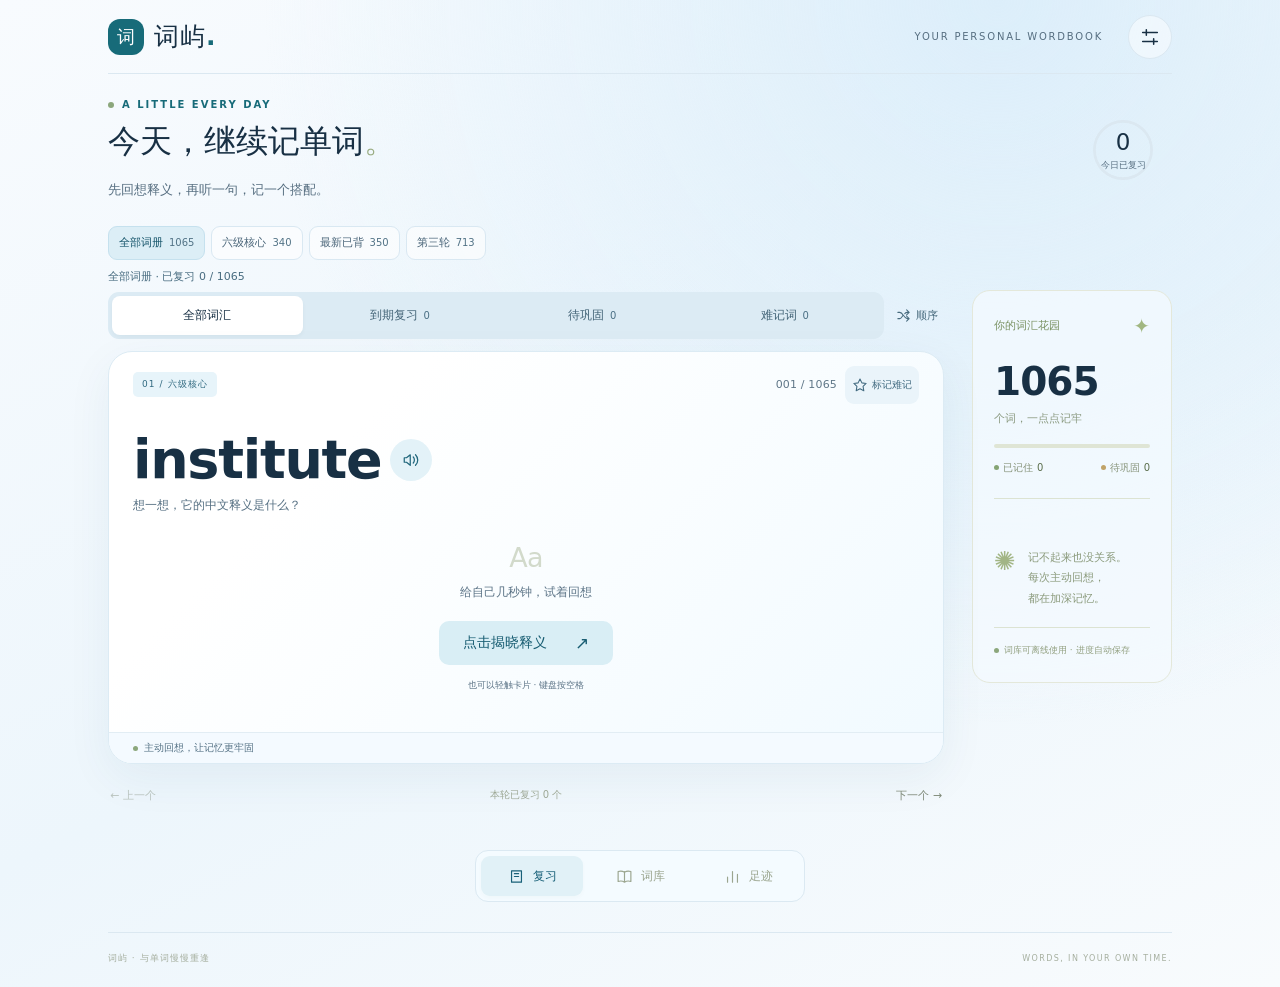
<file: index.html>
<!doctype html>
<html lang="zh-CN">
<head>
  <meta charset="utf-8"><meta name="viewport" content="width=device-width, initial-scale=1, viewport-fit=cover">
  <meta name="theme-color" content="#eff7fc"><meta name="apple-mobile-web-app-capable" content="yes"><meta name="apple-mobile-web-app-status-bar-style" content="default">
  <meta name="description" content="回想释义、听例句、记搭配，按自己的节奏复习。">
  <title>词屿 · 单词复习</title><link rel="manifest" href="manifest.webmanifest"><link rel="icon" href="icon.svg" type="image/svg+xml"><link rel="apple-touch-icon" href="icon-192.png"><link rel="stylesheet" href="styles.css"><link rel="stylesheet" href="refresh.css">
</head>
<body>
  <div class="app-shell">
    <header class="topbar"><a class="brand" href="#review" aria-label="词屿首页"><span class="brand-symbol">词</span><span>词屿<span class="brand-dot">.</span></span></a><div class="top-right"><span class="edition">YOUR PERSONAL WORDBOOK</span><button class="icon-button" id="settings-button" aria-label="设置"><svg viewBox="0 0 24 24"><path d="M4 7h16M4 17h16M8 4v6M16 14v6"/></svg></button></div></header>
    <main>
      <section id="review-view" class="view">
        <div class="intro"><div><p class="eyebrow"><span class="live-dot"></span> A LITTLE EVERY DAY</p><h1>今天，继续记单词<span>。</span></h1><p class="intro-copy">先回想释义，再听一句，记一个搭配。</p></div><div class="daily-ring"><svg viewBox="0 0 88 88"><circle cx="44" cy="44" r="37"/><circle id="daily-ring-progress" cx="44" cy="44" r="37"/></svg><span><strong id="daily-count">0</strong><small>今日已复习</small></span></div></div>
        <div class="workspace">
          <div class="study-column"><div class="book-select"><button data-part="all" class="active"><span>全部词册</span><b>690</b></button><button data-part="1"><span><i>01</i>六级核心</span><b>340</b></button><button data-part="2"><span><i>02</i>最新已背</span><b>350</b></button><button data-part="3"><span><i>03</i>第三轮</span><b id="round-three-count"></b></button></div>
            <p id="selected-book-progress" class="selected-book-progress"></p><div class="study-toolbar"><div class="segmented" id="mode-buttons" aria-label="复习模式"><button data-mode="all" class="selected">全部词汇</button><button data-mode="due">到期复习 <span id="due-count">0</span></button><button data-mode="difficult">待巩固 <span id="difficult-count">0</span></button><button data-mode="starred">难记词 <span id="starred-count">0</span></button></div><button class="shuffle-button" id="shuffle" title="切换随机顺序"><svg viewBox="0 0 24 24"><path d="m17 3 4 4-4 4M3 7h3c5 0 7 10 12 10h3m-4-4 4 4-4 4M3 17h3c2 0 3-2 5-5m3-3c1-1 2-2 4-2h3"/></svg><span>顺序</span></button></div>
            <article class="flashcard" id="flashcard" tabindex="0" role="button" aria-label="点击揭晓释义" aria-expanded="false">
              <div class="card-top"><span id="source-badge" class="source-badge">PART 01 · 六级核心</span><div class="card-controls"><span id="word-position" class="word-position"></span><button id="star" class="star-button" aria-label="标记为难记词" aria-pressed="false"><svg viewBox="0 0 24 24"><path d="m12 3 2.8 5.8 6.4.9-4.6 4.5 1.1 6.4-5.7-3-5.7 3 1.1-6.4L2.8 9.7l6.4-.9L12 3Z"/></svg><span id="star-text">标记难记</span></button></div></div>
              <div class="word-block"><div class="word-line"><h2 id="word">institute</h2><button id="pronounce" class="audio-button" aria-label="朗读单词"><svg viewBox="0 0 24 24"><path d="M11 5 6 9H3v6h3l5 4V5Zm4 3c2 2 2 6 0 8m3-11c4 4 4 10 0 14"/></svg></button></div><p id="pronunciation-label">想一想，它的中文释义是什么？</p></div>
              <div id="hidden-prompt" class="hidden-prompt"><span class="recall-mark">Aa</span><p>给自己几秒钟，试着回想</p><button id="reveal" class="reveal-button">点击揭晓释义 <span>↗</span></button><small class="keyboard-hint">也可以轻触卡片 · 键盘按空格</small></div>
              <div id="answer" class="answer" hidden><p id="meaning" class="meaning"></p><section id="example-block" class="example-block" aria-label="双语例句">
                <div class="example-top"><p class="section-label">情境例句</p><button id="speak-example" class="audio-button sentence-audio" aria-label="朗读例句"><svg viewBox="0 0 24 24"><path d="M11 5 6 9H3v6h3l5 4V5Zm4 3c2 2 2 6 0 8m3-11c4 4 4 10 0 14"/></svg></button></div>
                <p id="example-en" lang="en"></p><p id="example-zh"></p><a id="example-credit" hidden target="_blank" rel="noopener noreferrer">例句出处</a>
              </section><div class="usage-card"><div class="usage-tabs" aria-label="用法笔记"><button type="button" data-usage="phrase" aria-pressed="true">词组搭配</button><button type="button" data-usage="roots" aria-pressed="false">词根与派生</button></div><div id="phrase-block" class="phrase-block"><p id="phrase"></p><small id="phrase-zh"></small></div><div id="roots-panel" hidden><p id="correction" class="correction" hidden></p><div class="root-block"><p class="section-label"><span>词根 · 构词提示</span><span id="root-tag" class="root-tag"></span></p><p id="root-note"></p></div><div class="family-block"><p class="section-label">同根词 · 派生词 <span class="soft-label">轻触听读</span></p><div id="family" class="family-list"></div></div></div></div><details class="source-details"><summary>查看词条出处</summary><p id="source-detail"></p><p id="original-meaning"></p></details></div>
              <div class="card-bottom"><span><span class="tiny-dot"></span> <span id="card-status">主动回想，让记忆更牢固</span></span></div>
            </article>
            <div id="grade-actions" class="grade-actions" hidden><button data-grade="again" class="grade-again"><span>↻</span><strong>没想起来</strong><small>10 分钟后复习</small></button><button data-grade="hard" class="grade-hard"><span>≈</span><strong>有点模糊</strong><small>明天再见</small></button><button data-grade="good" class="grade-good"><span>✓</span><strong>记住了</strong><small id="good-interval">3 天后再见</small></button></div>
            <button id="return-review" class="text-button" hidden>← 返回未完成复习</button>
            <div class="study-footer"><button id="previous" class="text-button">← 上一个</button><span id="session-count">本轮已复习 0 个</span><button id="next" class="text-button">下一个 →</button></div>
            <div id="empty-state" class="empty-state" hidden><span>✧</span><h2>这里暂时没有单词</h2><p id="empty-copy"></p><button id="empty-all" class="primary-button">复习全部词汇</button></div>
          </div>
          <aside class="side-panel"><div class="mini-heading"><span>你的词汇花园</span><span>✦</span></div><p class="garden-number"><strong id="word-total"></strong><span>个词，一点点记牢</span></p><div class="garden-progress"><span id="mastery-bar"></span></div><div class="garden-stats"><span><i class="stat-dot green"></i>已记住 <b id="mastered-count">0</b></span><span><i class="stat-dot amber"></i>待巩固 <b id="weak-count">0</b></span></div><div class="side-divider"></div><div class="little-note"><span>✺</span><p>记不起来也没关系。<br>每次主动回想，<br>都在加深记忆。</p></div><div id="offline-indicator" class="offline-indicator"><span class="tiny-dot"></span>进度自动保存在这台设备</div></aside>
        </div>
      </section>
      <section id="library-view" class="view" hidden><div class="page-intro"><p class="eyebrow">YOUR WORD COLLECTION</p><h1>每一个词，都有来处<span>。</span></h1><p class="intro-copy">搜索英文、中文或词根，也可以回看你的收藏。</p></div><div class="search-bar"><svg viewBox="0 0 24 24"><circle cx="10.5" cy="10.5" r="6.5"/><path d="m16 16 5 5"/></svg><input id="search" placeholder="搜索单词、释义、词根…" aria-label="搜索词库" autocomplete="off"><span id="result-count">690 词</span></div><div class="library-filters"><button data-filter="all" class="active">全部</button><button data-filter="1">核心 340</button><button data-filter="2">已背 350</button><button data-filter="3">第三轮</button><button data-filter="starred">难记词</button><button data-filter="weak">待巩固</button></div><div id="word-list" class="word-list"></div><p class="library-footnote">词库来自你的两份 PDF 和第三轮截图。重合的词共用复习记录。</p></section>
      <section id="progress-view" class="view" hidden><div class="page-intro"><p class="eyebrow">SMALL STEPS, REAL PROGRESS</p><h1>你走过的每一步，都算数<span>。</span></h1><p class="intro-copy">不用赶进度，记牢比看完更重要。</p></div><div class="progress-detail study-time-card"><div><p class="section-label">今日学习时长</p><strong id="today-study-time">0 分 00 秒</strong><p id="study-timer-status">计时已暂停</p></div><span class="time-flower">✺</span></div><div id="progress-stats" class="progress-grid"></div><section class="progress-detail"><h2>各词册进度</h2><div id="book-progress"></div><p class="book-progress-note">同一个词出现在多本词册时，复习结果会同时更新。</p></section><div class="progress-detail"><h2>最近 7 天</h2><div id="week-chart" class="week-chart"></div></div><div class="progress-detail"><h2>最近 7 天 · 学习时长</h2><div id="time-week-chart" class="week-chart"></div><p class="time-help">复习和浏览词库时自动计时；切到后台、查看足迹或设置时暂停。连续 2 分钟没有操作会暂停，触碰或滚动后继续。</p><details class="time-history"><summary>每日时长记录 · 累计 <span id="study-total">0 分 00 秒</span></summary><div id="time-history"></div></details><small>从升级后开始记录；旧版未记录的学习时间无法补算。</small></div><div class="progress-detail"><h2>让进度跟着你走</h2><p>进度保存在当前设备的浏览器中。换到 iPad 时，可以导出一份备份，再到 iPad 导入。</p><div class="backup-actions"><button id="export-progress" class="primary-button">导出进度</button><label class="secondary-button" for="import-progress">导入进度</label><input id="import-progress" type="file" accept="application/json,.json" hidden></div><small>导入会合并进度和学习时长；同词保留较新的记录，同一天时长取较大值，避免重复导入累计。</small></div></section>
    </main>
    <nav class="bottom-nav" aria-label="主要导航"><button data-view="review" class="active"><svg viewBox="0 0 24 24"><path d="M5 4h14v16H5zM9 8h6m-6 4h6"/></svg><span>复习</span></button><button data-view="library"><svg viewBox="0 0 24 24"><path d="M12 5v15M3 5c3-1 6-1 9 1 3-2 6-2 9-1v14c-3-1-6-1-9 1-3-2-6-2-9-1V5Z"/></svg><span>词库</span></button><button data-view="progress"><svg viewBox="0 0 24 24"><path d="M5 20v-7m7 7V5m7 15V9"/></svg><span>足迹</span></button></nav>
    <footer class="site-footer">词屿 · 与单词慢慢重逢 <span>WORDS, IN YOUR OWN TIME.</span></footer>
  </div>
  <dialog id="settings-dialog"><div class="dialog-head"><div><p class="eyebrow">MAKE IT YOURS</p><h2>按你的节奏</h2></div><button id="close-settings" class="icon-button" aria-label="关闭设置">✕</button></div><div class="setting-row"><div><strong>揭晓时自动朗读</strong><p>点击释义后，听一遍英文发音</p></div><input id="auto-speak" type="checkbox" class="switch" aria-label="揭晓时自动朗读"></div><div class="setting-row"><div><strong>朗读速度</strong><p>美式英语 · 可以随时重听</p></div><select id="speech-rate" aria-label="朗读速度"><option value="0.8">慢速</option><option value="1">正常</option><option value="1.15">稍快</option></select></div><div class="setting-row"><div><strong>每日小目标</strong><p>只计入已完成自评的单词</p></div><select id="daily-goal" aria-label="每日目标"><option value="10">10 词</option><option value="20">20 词</option><option value="30">30 词</option><option value="50">50 词</option></select></div><div class="install-guide"><h3>放到手机主屏幕</h3><p>iPhone / iPad：用 Safari 打开此链接 → 分享 → 添加到主屏幕。</p><p>安卓：在浏览器菜单中选择“安装应用”或“添加到主屏幕”。</p><button id="install-app" class="secondary-button" hidden>安装词屿</button></div><div class="install-guide"><h3>随时离线复习</h3><p>页面会缓存词库。点下面的按钮，下载全部单词和例句音频，下载完成后断网也能听。已下载过旧版音频的用户，点击下方按钮即可补齐新版例句。</p><button id="download-audio" class="primary-button">下载离线发音</button><p id="download-status" role="status"></p></div><details class="about-details"><summary>词库与使用说明</summary><p>核心 340 词、已背 350 词和第三轮词册。重合单词共用一条记录。第一份 PDF 中的 legat 已按原释义纠正为 legal。截断释义已补全；词根提示结合历史词源和现代构词，不能拆解的词明确按整体记忆。原文件中机械生成的搭配不作为推荐例句展示。</p><p>间隔复习：没想起来的词会在满 10 分钟后加入到期复习；也可以在“待巩固”中主动提前练习。切换模式或词册会保留未完成的复习位置；模糊的词隔 1 天再复习；记住的词依次间隔 3、7、14、30、60 天。只有到期时再次记住才延长间隔。离线记录保存在本设备，不会自动同步。</p><p>旧词音频为有道美式读音；新增单词和例句使用合成语音。部分派生词使用设备英文语音。个人学习使用。需要在 Safari 或 Chrome 中打开，应用内浏览器可能限制播放或安装。</p></details></dialog>
  <div id="toast" class="toast" role="status" aria-live="polite"></div><script src="words.js"></script><script src="study-time.js"></script><script src="audio-index.js?v=112"></script><script src="web-media.js?v=112"></script><script src="app.js"></script>
</body>
</html>
</file>
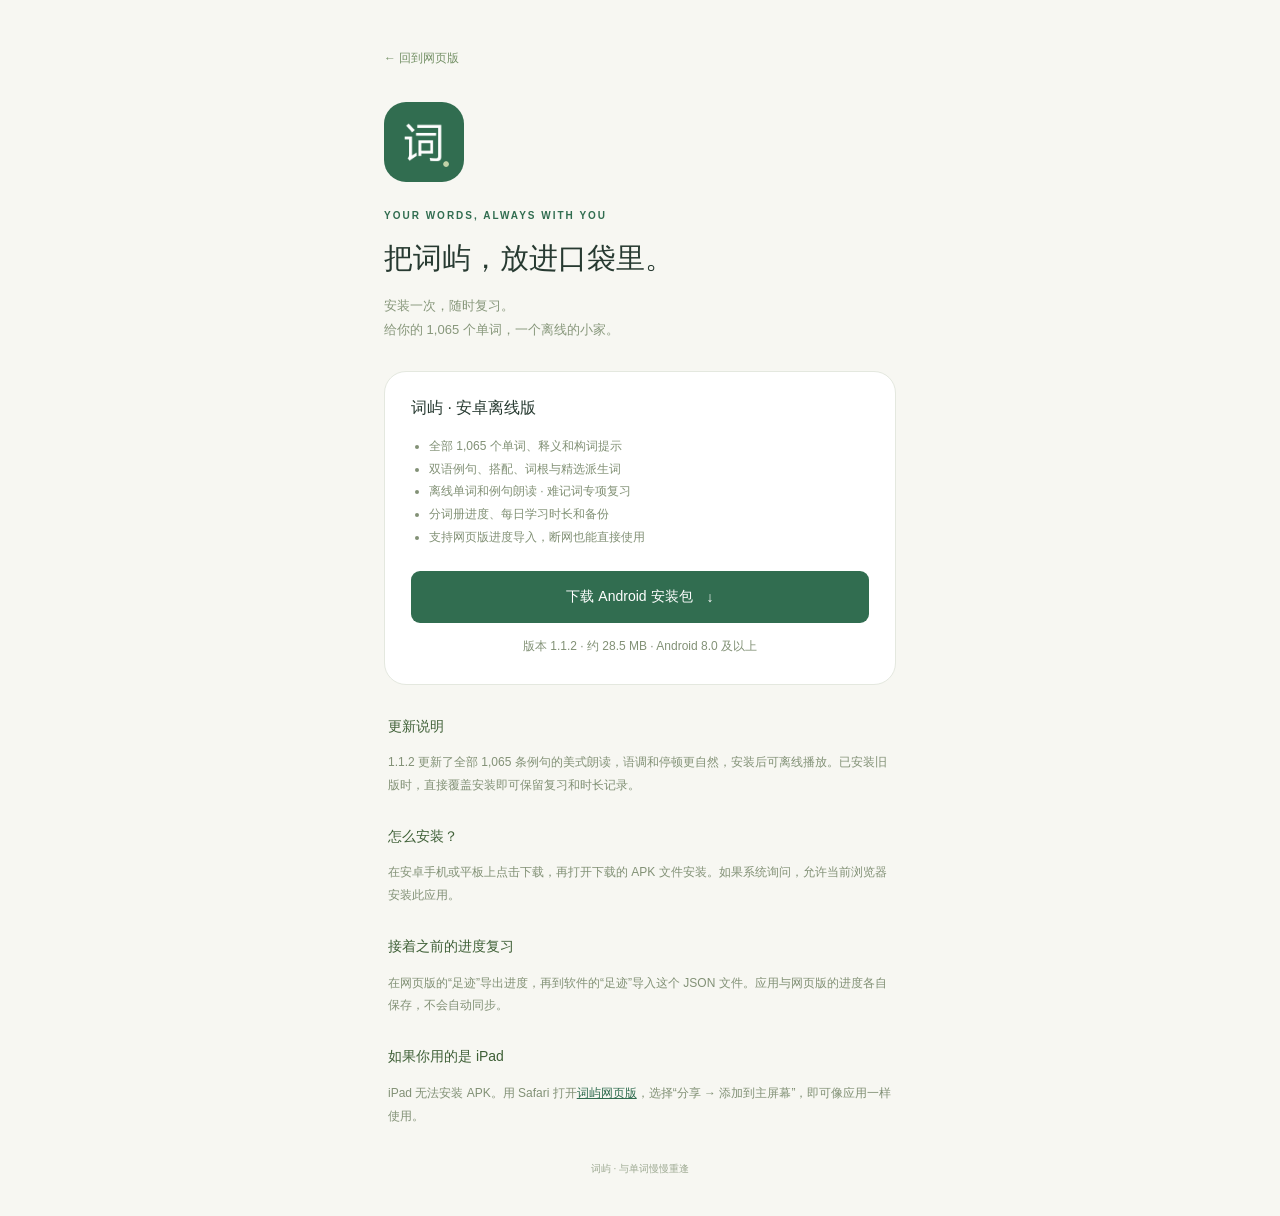
<file: download.html>
<!doctype html>
<html lang="zh-CN"><head><meta charset="utf-8"><meta name="viewport" content="width=device-width,initial-scale=1,viewport-fit=cover"><meta name="theme-color" content="#f7f7f2"><title>下载词屿 · 安卓离线版</title><link rel="icon" href="icon.svg"><link rel="stylesheet" href="styles.css"><style>.download-page{max-width:560px;margin:0 auto;padding:48px 24px calc(40px + env(safe-area-inset-bottom))}.app-icon{width:80px;height:80px;border-radius:22px;margin:35px 0 24px}.download-page h1{font-size:29px;line-height:1.5;font-weight:600;margin:0 0 12px}.download-page .tagline{color:#87977b;line-height:1.9;font-size:13px}.download-box{background:white;border:1px solid #e4e8df;border-radius:22px;padding:26px;margin:28px 0}.download-box h2{font-size:16px;font-weight:500;margin:0 0 16px}.download-box p,.download-box li{font-size:12px;line-height:1.9;color:#829176}.download-box ul{padding-left:18px;margin:0 0 22px}.download-cta{width:100%;font-size:14px;min-height:52px;gap:14px}.release-info{text-align:center;font-size:10px;color:#9aa58e;margin:12px 0 0}.download-guide{font-size:12px;line-height:1.9;color:#829176;padding:0 4px}.download-guide h2{font-size:14px;font-weight:500;color:#3f6037;margin-top:26px}.back-link{font-size:12px;color:#769268}.download-page footer{font-size:10px;text-align:center;color:#9fab94;margin-top:35px}</style></head>
<body><main class="download-page"><a class="back-link" href="./">← 回到网页版</a><br><img class="app-icon" src="icon-192.png" alt="词屿图标"><p class="eyebrow">YOUR WORDS, ALWAYS WITH YOU</p><h1>把词屿，放进口袋里。</h1><p class="tagline">安装一次，随时复习。<br>给你的 1,065 个单词，一个离线的小家。</p><section class="download-box"><h2>词屿 · 安卓离线版</h2><ul><li>全部 1,065 个单词、释义和构词提示</li><li>双语例句、搭配、词根与精选派生词</li><li>离线单词和例句朗读 · 难记词专项复习</li><li>分词册进度、每日学习时长和备份</li><li>支持网页版进度导入，断网也能直接使用</li></ul><a class="primary-button download-cta" href="https://github.com/ATopos-svg/ciyu-cet-690/releases/download/android-v1.1.2/ciyu-1.1.2.apk">下载 Android 安装包 <span>↓</span></a><p class="release-info">版本 1.1.2 · 约 28.5 MB · Android 8.0 及以上</p></section><section class="download-guide"><h2>更新说明</h2><p>1.1.2 更新了全部 1,065 条例句的美式朗读，语调和停顿更自然，安装后可离线播放。已安装旧版时，直接覆盖安装即可保留复习和时长记录。</p><h2>怎么安装？</h2><p>在安卓手机或平板上点击下载，再打开下载的 APK 文件安装。如果系统询问，允许当前浏览器安装此应用。</p><h2>接着之前的进度复习</h2><p>在网页版的“足迹”导出进度，再到软件的“足迹”导入这个 JSON 文件。应用与网页版的进度各自保存，不会自动同步。</p><h2>如果你用的是 iPad</h2><p>iPad 无法安装 APK。用 Safari 打开<a href="./" style="color:#316d50;text-decoration:underline">词屿网页版</a>，选择“分享 → 添加到主屏幕”，即可像应用一样使用。</p></section><footer>词屿 · 与单词慢慢重逢</footer></main></body></html>
</file>
<file: styles.css>
@charset "UTF-8";
:root{--bg:#f7f7f2;--paper:#fff;--ink:#273a31;--muted:#859087;--line:#e4e8df;--green:#316d50;--pale:#edf3e8;--accent:#c1d2a8;--amber:#b6864b;--radius:24px;font-family:-apple-system,BlinkMacSystemFont,"Segoe UI","PingFang SC","Microsoft YaHei",sans-serif;color:var(--ink);background:var(--bg);font-synthesis:none}
*{box-sizing:border-box}body{margin:0}button,input,select{font:inherit}button,a,label{-webkit-tap-highlight-color:transparent}button{cursor:pointer}button:disabled{cursor:default;opacity:.45}button{border:0;background:none;color:inherit}a{color:inherit;text-decoration:none}svg{width:22px;height:22px;fill:none;stroke:currentColor;stroke-width:1.65;stroke-linecap:round;stroke-linejoin:round}button:focus-visible,a:focus-visible,input:focus-visible,summary:focus-visible,article:focus-visible,label:focus-visible{outline:3px solid #7fa68b;outline-offset:4px}button{touch-action:manipulation}button,input,select{min-height:44px}[hidden]{display:none!important}.app-shell{max-width:1160px;margin:0 auto;padding:0 48px}.topbar{height:100px;display:flex;align-items:center;justify-content:space-between;border-bottom:1px solid var(--line)}.brand{display:flex;align-items:center;gap:10px;font-size:25px;font-weight:650;letter-spacing:1px}.brand-symbol{display:grid;place-items:center;background:var(--green);color:#fff;font-size:18px;width:36px;height:36px;border-radius:12px}.brand-dot{color:var(--green)}.top-right{display:flex;gap:25px;align-items:center}.edition{font-size:10px;letter-spacing:1.8px;color:var(--muted)}.icon-button{width:44px;height:44px;display:grid;place-items:center;border:1px solid var(--line);border-radius:50%;background:#ffffff75}.intro{display:flex;align-items:center;justify-content:space-between;padding:43px 0 36px}.eyebrow{font-size:10px;letter-spacing:2px;color:var(--green);font-weight:600;display:flex;align-items:center;gap:8px;margin:0 0 16px}.live-dot,.tiny-dot{display:inline-block;width:5px;height:5px;border-radius:50%;background:#8ca77c}.live-dot{width:6px;height:6px}.intro h1,.page-intro h1{font-size:31px;letter-spacing:.3px;font-weight:600;margin:0;line-height:1.6}.intro h1>span,.page-intro h1>span{color:#99ac82}.intro-copy{font-size:13px;color:var(--muted);margin:11px 0 0;line-height:1.8}.mobile-break{display:none}.daily-ring{position:relative;width:88px;height:88px;flex-shrink:0;margin-right:15px}.daily-ring svg{width:88px;height:88px;stroke-width:3.5;transform:rotate(-90deg);stroke:var(--line)}#daily-ring-progress{stroke:#87a56c;stroke-dasharray:232.48;stroke-dashoffset:232.48;transition:stroke-dashoffset .4s}.daily-ring>span{position:absolute;inset:0;display:flex;flex-direction:column;justify-content:center;align-items:center}.daily-ring strong{font-size:23px;font-weight:500}.daily-ring small{font-size:9px;color:var(--muted);margin-top:4px}.workspace{display:grid;grid-template-columns:minmax(0,1fr) 232px;gap:28px;align-items:start}.study-toolbar{display:flex;justify-content:space-between;align-items:center;gap:12px;margin-bottom:20px}.segmented{display:flex;background:#eceee7;border-radius:11px;padding:4px;gap:2px}.segmented button{min-height:36px;padding:5px 13px;font-size:12px;color:#7b887e;border-radius:8px;white-space:nowrap}.segmented button.selected{background:white;color:var(--ink);box-shadow:0 2px 4px #25392b0a}.segmented span{font-size:10px;color:#87997b;margin-left:4px}.shuffle-button{display:flex;gap:5px;align-items:center;font-size:11px;white-space:nowrap;color:#7c8b7e}.shuffle-button svg{width:15px;height:15px}.shuffle-button.shuffled{color:var(--green)}.flashcard{background:var(--paper);border:1px solid #e7eade;border-radius:var(--radius);box-shadow:0 10px 40px #304a3110;position:relative;overflow:hidden;min-height:452px;cursor:pointer}.flashcard.revealed{cursor:default}.flashcard:before{content:"";position:absolute;top:0;left:40px;right:40px;height:3px;background:#ccdab7;border-radius:0 0 5px 5px}.card-top{display:flex;justify-content:space-between;align-items:center;padding:26px 30px 0;gap:12px}.source-badge{font-size:9px;letter-spacing:1.1px;color:#7b936b;background:#f2f5ed;border-radius:5px;padding:6px 9px}.word-position{font-family:ui-monospace,monospace;font-size:10px;color:#8f9b91}.word-block{text-align:center;padding:40px 20px 0}.word-line{display:flex;align-items:center;justify-content:center;gap:14px}.word-line h2{font-family:Georgia,"Times New Roman",serif;font-size:clamp(28px,4.6vw,51px);font-weight:400;letter-spacing:-1px;margin:0;overflow-wrap:anywhere;line-height:1.2;min-width:0}.audio-button{min-width:38px;width:38px;height:38px;min-height:38px;background:#f3f6ee;color:#779165;border-radius:50%;display:grid;place-items:center;flex-shrink:0}.audio-button svg{width:18px;height:18px}.audio-button.playing{animation:pulse 1s ease-in-out infinite;background:#dcebd4}.word-block>p{font-size:11px;color:#a1aa9f;margin:16px 0 0}.hidden-prompt{text-align:center;padding:34px 20px 38px}.recall-mark{font-family:Georgia,serif;color:#d2dacb;font-size:27px;font-style:italic}.hidden-prompt p{font-size:12px;color:#9ca796;margin:11px 0 20px}.reveal-button{background:var(--pale);color:#567446;font-size:12px;min-height:44px;border-radius:10px;padding:10px 24px;display:flex;align-items:center;gap:28px;margin:auto}.reveal-button span{font-size:17px}.keyboard-hint{display:block;font-size:9px;color:#b0b7ac;margin-top:14px}.card-bottom{display:flex;align-items:center;justify-content:space-between;padding:13px 28px;background:#fdfefb;border-top:1px solid #f0f2eb;font-size:10px;color:#9ca894;margin-top:auto}.card-bottom>span{display:flex;align-items:center;gap:6px}.star-button{min-height:36px;min-width:36px;display:grid;place-items:center;color:#b7c3ae}.star-button svg{width:18px;height:18px}.star-button[aria-pressed=true]{color:#bb984e}.star-button[aria-pressed=true] svg{fill:#e5c77455}.answer{padding:28px 32px 20px}.section-label{font-size:10px;letter-spacing:1px;color:#8e9c87;margin:0 0 11px;font-weight:500;display:flex;align-items:center;justify-content:space-between;gap:8px}.meaning{font-size:17px;line-height:1.85;margin:0 0 16px;overflow-wrap:anywhere}.phrase-block{background:#f6f7f2;border-radius:10px;padding:12px 15px;margin:12px 0 22px}.phrase-block p{font-family:Georgia,serif;font-size:15px;line-height:1.6;margin:0}.phrase-block small{display:block;margin-top:7px;color:#85917d;font-size:11px;line-height:1.8}.root-block{border-top:1px solid var(--line);padding-top:20px;margin-top:20px}.root-tag{letter-spacing:0;background:var(--pale);padding:3px 7px;border-radius:4px;color:var(--green);font-family:Georgia,serif;font-size:12px;max-width:65%;overflow-wrap:anywhere}.root-block>p:last-child{font-size:12px;color:#72806b;line-height:1.9;margin:0 0 24px}.soft-label{font-size:9px;color:#acb4a5;letter-spacing:0}.family-list{display:flex;flex-wrap:wrap;gap:8px}.family-chip{min-height:36px;font-size:12px;background:#f7f8f3;border:1px solid #e8ebdf;border-radius:7px;padding:7px 10px;text-align:left;display:flex;flex-direction:column;gap:4px;max-width:100%;overflow-wrap:anywhere}.family-chip small{font-size:9px;max-width:240px;color:#929d89;line-height:1.5}.source-details{font-size:10px;color:#a0aa96;margin-top:20px;line-height:1.8}.source-details summary{cursor:pointer;padding:8px 0}.source-details p{margin:6px 0}.correction{font-size:11px;color:var(--amber);line-height:1.7;background:#fcf6e9;padding:8px 10px;border-radius:6px}.grade-actions{display:grid;grid-template-columns:repeat(3,minmax(0,1fr));gap:10px;margin-top:17px}.grade-actions button{padding:12px 5px;border-radius:12px;border:1px solid var(--line);display:flex;flex-direction:column;align-items:center;gap:5px;background:#fff;min-height:92px}.grade-actions button>span{font-size:18px}.grade-actions strong{font-size:12px;font-weight:500}.grade-actions small{font-size:9px;color:#9da38e;line-height:1.5}.grade-actions .grade-again{color:#a37a60;background:#fbf6f1;border-color:#ebe0d7}.grade-actions .grade-hard{color:#9b914f;background:#faf9ef;border-color:#eae7d3}.grade-actions .grade-good{color:#467345;background:#eff5e9;border-color:#dce7d3}.study-footer{display:flex;justify-content:space-between;align-items:center;margin:9px 0 0;color:#a0aa97;font-size:10px;gap:6px}.text-button{font-size:11px;padding:10px 2px;color:#7f8a78}.side-panel{background:#eef1e7;border:1px solid #e4e8da;border-radius:18px;padding:23px 21px;margin-top:64px}.mini-heading{display:flex;justify-content:space-between;align-items:center;color:#789060;font-size:11px}.mini-heading>span:last-child{font-size:20px;color:#a1b781}.garden-number{font-family:Georgia,serif;font-size:39px;letter-spacing:-1px;margin:21px 0 18px}.garden-number>span{display:block;letter-spacing:0;font-family:inherit;font-size:11px;color:#8b9a80;margin-top:7px}.garden-progress{height:4px;background:#dfe5d5;border-radius:3px;overflow:hidden}.garden-progress>span{display:block;background:#739862;height:100%;width:0;transition:width .3s}.garden-stats{display:flex;justify-content:space-between;font-size:10px;color:#87947a;margin-top:13px}.garden-stats span{display:flex;align-items:center;gap:4px}.garden-stats b{font-weight:500;color:#5b6e4c}.stat-dot{width:5px;height:5px;border-radius:50%}.green{background:#85a474}.amber{background:#c0a368}.side-divider{height:1px;background:#dce3d2;margin:23px 0}.book-select{display:grid;gap:5px}.book-select button{display:flex;justify-content:space-between;align-items:center;border-radius:8px;font-size:11px;padding:7px 9px;min-height:40px;color:#849475;text-align:left}.book-select button.active{background:#fff9;color:#3f6031}.book-select button span{display:flex;align-items:center;gap:8px}.book-select button i{font-family:Georgia,serif;font-size:10px;font-style:normal;color:#9bad89}.book-select button b{font-size:10px;font-weight:400;color:#9bad89}.little-note{display:flex;align-items:flex-start;gap:12px;padding:24px 0 17px}.little-note>span{color:#a2b585;font-size:26px}.little-note p{font-size:11px;line-height:1.9;color:#8a9a7b;margin:2px 0 0}.offline-indicator{font-size:9px;color:#92a080;line-height:1.7;display:flex;gap:5px;align-items:center;padding-top:15px;border-top:1px solid #dce3d2}.bottom-nav{width:330px;display:flex;justify-content:center;gap:6px;margin:33px auto 0;background:#efefe8;border:1px solid #e7e8df;padding:5px;border-radius:13px}.bottom-nav button{display:flex;align-items:center;justify-content:center;gap:8px;padding:8px 25px;min-height:40px;color:#9ba58f;font-size:12px;border-radius:9px;flex:1}.bottom-nav svg{width:17px;height:17px}.bottom-nav button.active{color:var(--green);background:#fff;box-shadow:0 2px 5px #30403006}.site-footer{border-top:1px solid var(--line);margin-top:30px;display:flex;justify-content:space-between;align-items:center;color:#a6af9f;font-size:9px;padding:19px 0 22px;letter-spacing:1px}.site-footer span{font-size:8px;letter-spacing:1.4px}.page-intro{padding:42px 0 29px}.search-bar{display:flex;align-items:center;gap:12px;background:#fff;border:1px solid var(--line);border-radius:13px;padding:6px 17px}.search-bar svg{width:18px;color:#8d9b82}.search-bar input{border:0;outline:none;flex:1;min-width:0;background:transparent;font-size:13px;color:var(--ink)}.search-bar input::placeholder{color:#a5ae9d}.search-bar span{font-size:10px;color:#929f87;white-space:nowrap}.library-filters{display:flex;gap:8px;margin:18px 0;flex-wrap:wrap}.library-filters button{font-size:11px;color:#8d9a81;border:1px solid var(--line);border-radius:8px;padding:5px 14px;min-height:36px}.library-filters button.active{background:var(--pale);color:var(--green);border-color:#cdddbf}.word-list{display:grid;grid-template-columns:repeat(2,minmax(0,1fr));gap:10px}.word-row{background:white;border:1px solid var(--line);border-radius:13px;padding:18px;display:flex;align-items:center;justify-content:space-between;gap:10px;text-align:left;width:100%;min-height:98px}.word-row>div{min-width:0}.word-row strong{font-family:Georgia,serif;font-size:22px;font-weight:400;overflow-wrap:anywhere}.word-row p{font-size:11px;color:#89977e;margin:7px 0 0;line-height:1.7;overflow-wrap:anywhere}.word-row>span{font-size:12px;color:#9cab8d}.word-row small{font-size:9px;color:#a7b098;display:block;margin-top:8px}.library-footnote{font-size:10px;color:#a0aa95;line-height:1.8;text-align:center;margin:25px 0}.load-more{grid-column:1/-1;background:#ebf0e4;border-radius:9px;font-size:12px;padding:12px;color:#69865b}.progress-grid{display:grid;grid-template-columns:repeat(4,minmax(0,1fr));gap:15px}.progress-stat{background:#fff;border:1px solid var(--line);border-radius:15px;padding:23px}.progress-stat strong{display:block;font-family:Georgia,serif;font-size:35px;font-weight:400}.progress-stat span{font-size:11px;color:#92a082;display:block;margin-top:10px}.progress-detail{background:#fff;border:1px solid var(--line);border-radius:18px;padding:24px;margin-top:21px}.progress-detail h2{font-size:15px;font-weight:500;margin:0 0 16px}.progress-detail p{font-size:12px;line-height:1.9;color:#849379}.progress-detail small{font-size:10px;color:#a0ad94}.week-chart{height:150px;display:flex;align-items:flex-end;gap:14px}.chart-day{flex:1;text-align:center;display:flex;align-items:center;flex-direction:column;justify-content:flex-end;height:100%;gap:8px;font-size:10px;color:#a0ad94}.chart-day>i{background:#d3e1c3;width:min(36px,80%);min-height:3px;border-radius:5px 5px 2px 2px;display:block}.chart-day.today>i{background:#7e9e64}.backup-actions{display:flex;gap:12px;margin:15px 0}.primary-button,.secondary-button{display:inline-flex;align-items:center;justify-content:center;font-size:12px;min-height:44px;padding:10px 18px;border-radius:9px;background:var(--green);color:#fff;cursor:pointer}.secondary-button{background:var(--pale);color:var(--green);border:1px solid #dce6d3}.empty-state{text-align:center;background:#fff;border:1px solid var(--line);border-radius:20px;padding:70px 25px}.empty-state>span{font-size:40px;color:#aac591}.empty-state h2{font-size:19px;font-weight:500;margin:16px 0}.empty-state p{font-size:12px;color:#919e86;line-height:1.9}.empty-state button{margin-top:15px}dialog{width:min(520px,calc(100vw - 28px));max-height:85dvh;border:1px solid var(--line);border-radius:24px;padding:28px;color:var(--ink);box-shadow:0 20px 80px #1b332530}dialog::backdrop{background:#25352a45;backdrop-filter:blur(4px)}.dialog-head{display:flex;justify-content:space-between;align-items:center;margin-bottom:24px}.dialog-head .eyebrow{font-size:9px;margin-bottom:8px}.dialog-head h2{font-size:22px;font-weight:500;margin:0}.setting-row{display:flex;justify-content:space-between;align-items:center;padding:17px 0;border-top:1px solid var(--line);gap:10px}.setting-row strong{font-size:13px;font-weight:500}.setting-row p{font-size:10px;color:#99a58d;margin:6px 0 0;line-height:1.6}.setting-row select{background:#f1f5eb;border:1px solid #dce4d3;border-radius:8px;font-size:12px;padding:5px 10px;color:#5b784c;max-width:115px}.switch{appearance:none;width:43px;height:25px;min-height:25px;border-radius:20px;background:#dfe5d8;position:relative;flex-shrink:0}.switch:before{content:"";position:absolute;background:white;top:3px;left:3px;width:19px;height:19px;border-radius:50%;transition:transform .2s}.switch:checked{background:#75996a}.switch:checked:before{transform:translateX(18px)}.install-guide{border-top:1px solid var(--line);padding-top:16px;margin-top:15px}.install-guide h3{font-size:13px;font-weight:500;margin:0 0 10px}.install-guide p,.about-details{font-size:11px;line-height:1.9;color:#88977d}.about-details{margin-top:18px}.about-details summary{cursor:pointer;padding:8px 0}.toast{position:fixed;bottom:110px;left:50%;transform:translateX(-50%) translateY(15px);opacity:0;pointer-events:none;background:#304e39;color:white;font-size:12px;padding:12px 20px;border-radius:12px;max-width:90vw;width:max-content;z-index:10;transition:opacity .2s,transform .2s;line-height:1.7}.toast.show{opacity:1;transform:translateX(-50%) translateY(0)}@keyframes pulse{50%{box-shadow:0 0 0 5px #e1ead66b}}
@media(min-width:1100px){.word-line h2{font-size:51px}.flashcard{min-height:470px}.hidden-prompt{padding-top:39px;padding-bottom:46px}}
@media(max-width:850px){.app-shell{padding:0 30px}.workspace{grid-template-columns:minmax(0,1fr) 204px;gap:20px}.side-panel{padding:20px 16px}.intro h1,.page-intro h1{font-size:27px}.segmented button{padding:5px 9px;font-size:11px}.shuffle-button span{display:none}.card-top{padding:23px 22px 0}.answer{padding:26px 24px 20px}.word-line h2{font-size:42px}.progress-stat{padding:20px 15px}}
@media(max-width:680px){.app-shell{padding:0 20px;padding-bottom:calc(96px + env(safe-area-inset-bottom))}.topbar{height:75px}.brand{font-size:23px}.brand-symbol{width:33px;height:33px;font-size:16px}.edition{display:none}.top-right{gap:0}.icon-button{width:38px;height:38px;min-height:38px}.intro{padding:29px 0 25px;gap:15px;align-items:center}.eyebrow{font-size:8px;letter-spacing:1.6px;margin-bottom:11px}.intro h1,.page-intro h1{font-size:26px;line-height:1.55}.mobile-break{display:block}.intro-copy{font-size:10px;margin-top:10px;line-height:1.8}.daily-ring{width:74px;height:74px;margin-right:0}.daily-ring svg{width:74px;height:74px}.daily-ring strong{font-size:20px}.daily-ring small{font-size:8px}.workspace{display:block}.side-panel{margin-top:23px;border-radius:15px;padding:19px}.mini-heading{font-size:10px}.garden-number{display:none}.garden-progress{margin-top:15px}.garden-stats{margin-top:10px}.side-divider{margin:16px 0}.side-panel>.section-label{display:none}.book-select{display:flex;gap:7px}.book-select button{flex:1;min-width:0;justify-content:center;gap:4px;padding:5px;font-size:9px;min-height:38px;background:#ffffff45}.book-select button span{gap:4px}.book-select button i{display:none}.book-select button b{font-size:9px}.little-note{display:none}.offline-indicator{padding-top:13px;margin-top:13px;font-size:9px}.study-toolbar{margin-bottom:17px;gap:5px}.segmented{padding:3px;gap:0}.segmented button{font-size:10px;padding:5px 10px;min-height:35px}.segmented span{font-size:9px;margin-left:3px}.shuffle-button{padding:8px 4px;min-width:30px}.flashcard{border-radius:20px;min-height:409px}.flashcard:before{left:32px;right:32px}.card-top{padding:22px 20px 0}.source-badge{font-size:8px;padding:5px 7px;letter-spacing:.7px}.word-position{font-size:9px}.word-block{padding:35px 18px 0}.word-line{gap:10px}.word-line h2{font-size:clamp(25px,8.5vw,40px);letter-spacing:-.7px}.audio-button{width:34px;height:34px;min-height:34px;min-width:34px}.word-block>p{font-size:10px;margin-top:13px}.hidden-prompt{padding:32px 15px 27px}.recall-mark{font-size:25px}.hidden-prompt p{font-size:11px;margin:11px 0 18px}.reveal-button{font-size:11px;padding:10px 23px;min-height:43px}.keyboard-hint{font-size:8px;margin-top:11px}.card-bottom{padding:12px 18px;font-size:9px}.answer{padding:25px 22px 20px}.meaning{font-size:16px;line-height:1.8}.root-block>p:last-child{font-size:11px}.family-chip{font-size:11px}.family-chip small{font-size:9px;max-width:250px}.grade-actions{gap:7px;margin-top:14px}.grade-actions button{min-height:88px;padding:9px 4px}.grade-actions strong{font-size:11px}.grade-actions small{font-size:8px}.study-footer{font-size:9px;margin-top:6px}.text-button{font-size:10px}.bottom-nav{position:fixed;bottom:0;left:0;right:0;width:100%;margin:0;border-radius:0;border:0;border-top:1px solid #e3e7da;background:#f8f9f4f5;backdrop-filter:blur(15px);padding:8px 28px calc(8px + env(safe-area-inset-bottom));gap:12px;z-index:5}.bottom-nav button{flex:1;flex-direction:column;padding:5px 15px;gap:4px;min-height:49px;font-size:10px;border-radius:10px}.bottom-nav svg{width:19px;height:19px}.bottom-nav button.active{background:#e8efe0;box-shadow:none}.site-footer{margin-top:23px;padding:18px 0 0;justify-content:center;font-size:8px;border-top:0}.site-footer>span{display:none}.page-intro{padding:30px 0 24px}.page-intro h1{font-size:23px}.word-list{grid-template-columns:1fr}.word-row{padding:15px 18px;min-height:90px}.word-row strong{font-size:24px}.library-filters{gap:6px}.library-filters button{padding:5px 10px;font-size:10px}.search-bar{padding:5px 13px}.search-bar input{font-size:12px}.search-bar span{font-size:9px}.progress-grid{grid-template-columns:repeat(2,minmax(0,1fr));gap:10px}.progress-stat{padding:22px}.progress-stat strong{font-size:31px}.progress-detail{padding:21px}.week-chart{gap:9px}.toast{bottom:calc(92px + env(safe-area-inset-bottom));font-size:11px}dialog{padding:23px;border-radius:20px}.dialog-head h2{font-size:21px}}
@media(max-width:350px){.app-shell{padding-left:14px;padding-right:14px}.segmented button{padding:5px 7px}.intro h1{font-size:23px}.daily-ring{width:64px;height:64px}.daily-ring svg{width:64px;height:64px}.book-select button{font-size:8px}.source-badge{font-size:7px}.word-position{font-size:8px}}
@media(prefers-reduced-motion:reduce){*,*:before,*:after{animation:none!important;transition:none!important;scroll-behavior:auto!important}}

.study-time-card{display:flex;align-items:center;justify-content:space-between;margin:0 0 20px;background:#edf3e8}.study-time-card strong{font-size:30px;font-weight:500;letter-spacing:1px}.study-time-card p:last-child{margin:8px 0 0;font-size:10px}.time-flower{font-size:62px;color:#b6c99e}.time-help{font-size:10px!important}.time-history{margin:18px 0;font-size:11px;color:#6f8361}.time-history summary{cursor:pointer;padding:10px 0}.time-history-row{display:flex;justify-content:space-between;gap:10px;padding:12px 0;border-bottom:1px solid var(--line);font-size:11px}.time-history-row strong{font-weight:500}.time-history>div{max-height:300px;overflow:auto}@media(max-width:350px){.study-time-card strong{font-size:24px}.time-flower{font-size:45px}.time-history-row{font-size:10px}}
</file>
<file: refresh.css>
:root{--bg:#eff7fc;--ink:#183044;--muted:#566e80;--line:#dbe8f1;--green:#176b79;--pale:#e3f2f8;--accent:#99c9d6;--paper:#fff}
.selected-book-progress{color:#486c80;font-size:11px;margin:3px 0 8px}.book-progress-row{width:100%;display:grid;grid-template-columns:minmax(120px,1.1fr) minmax(50px,1fr) auto;align-items:center;text-align:left;gap:12px;padding:12px 2px;border-top:1px solid #e0edf4}.book-progress-row:first-child{border-top:0}.book-progress-row strong,.book-progress-row small{display:block}.book-progress-row strong{font-size:14px;margin-bottom:5px}.book-progress-row small,.book-link{color:#4b687a;font-size:11px}.book-progress-row progress{width:100%;height:7px;accent-color:#3090a2}.book-link{white-space:nowrap}.book-progress-note{margin:7px 0 0}
body{min-height:100vh;background:radial-gradient(ellipse at 78% 0%,#dceefa 0,transparent 52%),linear-gradient(155deg,#f8fbfe,#edf6fc 55%,#f8fbfd)}
.topbar{height:74px}.intro{padding:25px 0 24px}.intro h1{font-size:clamp(24px,4vw,32px);font-weight:680}.intro .eyebrow{margin-bottom:6px}.intro-copy{color:var(--muted)}.daily-ring{width:68px;height:68px}.daily-ring svg{width:68px;height:68px}#daily-ring-progress{stroke:#3997a5}.workspace{grid-template-columns:minmax(0,1fr) 200px}.study-column{min-width:0}.side-panel{background:#f5fbffb5}.garden-number strong{font-weight:inherit}.book-select{display:flex;flex-wrap:wrap;gap:6px;margin:0 0 9px}.book-select button{width:auto;flex:0 0 auto;gap:6px;border-radius:9px;padding:6px 10px;background:#ffffff99;border:1px solid #d9e8f2;min-height:34px;color:#496478}.book-select button.active{background:#dceef6;border-color:#c5e1ee;color:#15546a}.book-select button span{gap:5px}.book-select button i{display:none}.book-select button b{color:#527386}
.study-toolbar{margin-bottom:12px;gap:6px}.segmented{display:grid;grid-template-columns:repeat(4,minmax(0,1fr));flex:1;min-width:0;background:#dcebf4}.segmented button{font-size:12px;padding:4px 3px;color:#436477;min-height:39px}.segmented span{color:#4b7085;margin-left:2px}.shuffle-button{color:#486b7e}
.flashcard{background:linear-gradient(135deg,#fff 26%,#f1faff);border:1px solid #dcebf4;box-shadow:0 14px 45px #244f7210;min-height:0}.flashcard:before{display:none}.card-top{padding:14px 24px 0}.card-controls{display:flex;align-items:center;gap:8px;flex-shrink:0}.source-badge{color:#2f687f;background:#e7f4fa}.word-position{color:#5f7788}.star-button{display:flex;gap:4px;align-items:center;color:#446c82;border-radius:9px;background:#eaf4fa;min-height:38px;padding:4px 7px;font-size:10px}.star-button[aria-pressed=true]{background:#fff3d8;color:#855a11}.star-button svg{width:16px;height:16px}
.word-block{text-align:left;padding:26px 24px 0}.word-line{justify-content:flex-start;gap:9px}.word-line h2{font-family:inherit;font-weight:740;font-size:clamp(27px,5.2vw,52px);letter-spacing:-.035em}.word-block>p{color:#567083;margin:7px 0 0;font-size:12px}.audio-button{background:#e3f2f8;color:#21677c;min-height:42px;min-width:42px;width:42px;height:42px}.audio-button.playing{background:#cbeaf2}.hidden-prompt{padding:28px 18px 40px}.reveal-button{background:#d9eef5;color:#185d72;font-size:14px}.hidden-prompt p,.keyboard-hint{color:#5b7386}.card-bottom{padding:8px 24px;background:#f4faff;border-color:#e2edf4;color:#567386}
.answer{padding:9px 24px 13px}.meaning{font-size:17px;line-height:1.65;margin:0 0 13px}.example-block{border:1px solid #d7e9f5;border-radius:15px;background:#eaf6fd;padding:4px 14px 12px;margin-bottom:12px}.example-top{display:flex;align-items:center;justify-content:space-between}.example-top .section-label{color:#32647c;margin:0;font-size:11px}.sentence-audio{background:#d7ebf7}.example-block p:not(.section-label){margin:0}.example-block #example-en{font-size:clamp(16px,2.2vw,21px);line-height:1.48;overflow-wrap:anywhere}.example-block #example-en strong{font-weight:740;color:#0c6581}.example-block #example-zh{font-size:13px;color:#48687c;line-height:1.6;margin-top:5px}.example-block a{font-size:9px;color:#526f83;text-decoration:underline;display:inline-block;margin-top:4px}
.usage-card{border:1px solid #dae9f3;background:#ffffffae;border-radius:14px;padding:4px 12px 10px}.usage-tabs{display:flex;gap:8px;margin-bottom:5px}.usage-tabs button{font-size:12px;color:#4e6577;padding:5px 10px;min-height:38px;border-radius:8px}.usage-tabs button[aria-pressed=true]{background:#e3f2f9;color:#175f76;font-weight:650}.usage-card .phrase-block{margin:0;border:none;background:transparent;padding:1px 2px 5px}.usage-card #phrase{color:#193b51;font-weight:620;font-size:15px}.usage-card #phrase-zh{color:#4b687a}.usage-card .root-block,.usage-card .family-block{margin:0;padding:9px 2px;border:0}.root-block>p:last-child{color:#385b6f}.family-chip{background:#edf7fb;color:#245669}.family-chip small,.soft-label{color:#4b6579}.source-details{margin-top:7px;color:#597185}.grade-actions button{min-height:64px}.grade-actions button>span{font-size:15px}.grade-actions .grade-good{background:#d9f1ee;border-color:#b6ded9}.bottom-nav{background:#f5fbfff5;border-color:#dbe9f2}.bottom-nav button.active{background:#e1f1f7;color:#186078}
@media(max-width:850px){.workspace{grid-template-columns:minmax(0,1fr) 165px}.segmented button{font-size:11px}}
@media(max-width:680px){.app-shell{padding-inline:14px}.topbar{height:54px}.intro{padding:9px 0 10px}.intro h1{font-size:21px}.intro .eyebrow,.intro .intro-copy{display:none}.daily-ring,.daily-ring svg{width:51px;height:51px}.daily-ring strong{font-size:16px}.daily-ring small{font-size:7px}.workspace{display:block}.side-panel{margin-top:16px}.book-select{flex-wrap:nowrap;gap:4px}.book-select button{flex:1 1 auto;padding:4px 3px;min-height:32px;font-size:9px}.book-select button b{font-size:8px}.card-top{padding:10px 13px 0}.card-controls{gap:5px}.word-block{padding:16px 13px 0}.word-block>p{font-size:10px}.answer{padding:8px 13px 10px}.card-bottom{padding:7px 13px}.meaning{font-size:15px;margin-bottom:8px}.example-block{padding:3px 10px 9px;margin-bottom:8px}.sentence-audio{height:36px;width:36px;min-width:36px;min-height:36px}.grade-actions{margin-top:8px}.grade-actions button{min-height:60px;padding:5px 2px}.study-toolbar{margin-bottom:8px}.segmented button{font-size:10px}.bottom-nav{padding-top:4px;padding-bottom:calc(4px + env(safe-area-inset-bottom))}.bottom-nav button{min-height:44px}}
/* A single, native sans-serif voice across the study card and its supporting views. */
:root{font-family:system-ui,-apple-system,BlinkMacSystemFont,"Segoe UI","PingFang SC","Microsoft YaHei",sans-serif}
.intro h1,.page-intro h1{font-weight:650;letter-spacing:0}
.word-line h2{font-size:clamp(34px,5.5vw,54px);font-weight:680;line-height:1.12;letter-spacing:-.024em}
.word-row strong,.usage-card #phrase,.root-tag,.recall-mark,.garden-number,.progress-stat strong,.word-position{font-family:inherit}
.word-row strong,.usage-card #phrase{font-weight:600;letter-spacing:-.012em}
.recall-mark{font-style:normal;font-weight:500;letter-spacing:-.03em}
.word-position,.daily-ring strong,.garden-number,.progress-stat strong,.book-progress-row small,#today-study-time{font-variant-numeric:tabular-nums}
.garden-number,.progress-stat strong{font-weight:600;letter-spacing:-.025em}
.word-position{font-size:11px;letter-spacing:.015em}
.meaning{font-size:18px;line-height:1.65;font-weight:500;letter-spacing:.01em}
.example-block #example-en{font-size:clamp(17px,2.25vw,21px);line-height:1.5}
.example-block #example-en strong{font-weight:680}
.example-block #example-zh{font-size:14px;line-height:1.65;letter-spacing:.01em}
.usage-card #phrase{font-size:16px;line-height:1.5}
.usage-card #phrase-zh,.root-block>p:last-child{font-size:13px;line-height:1.65}
@media(max-width:680px){.word-line h2{font-size:clamp(29px,9vw,40px)}.meaning{font-size:16px}.word-position{font-size:10px}}
</file>
